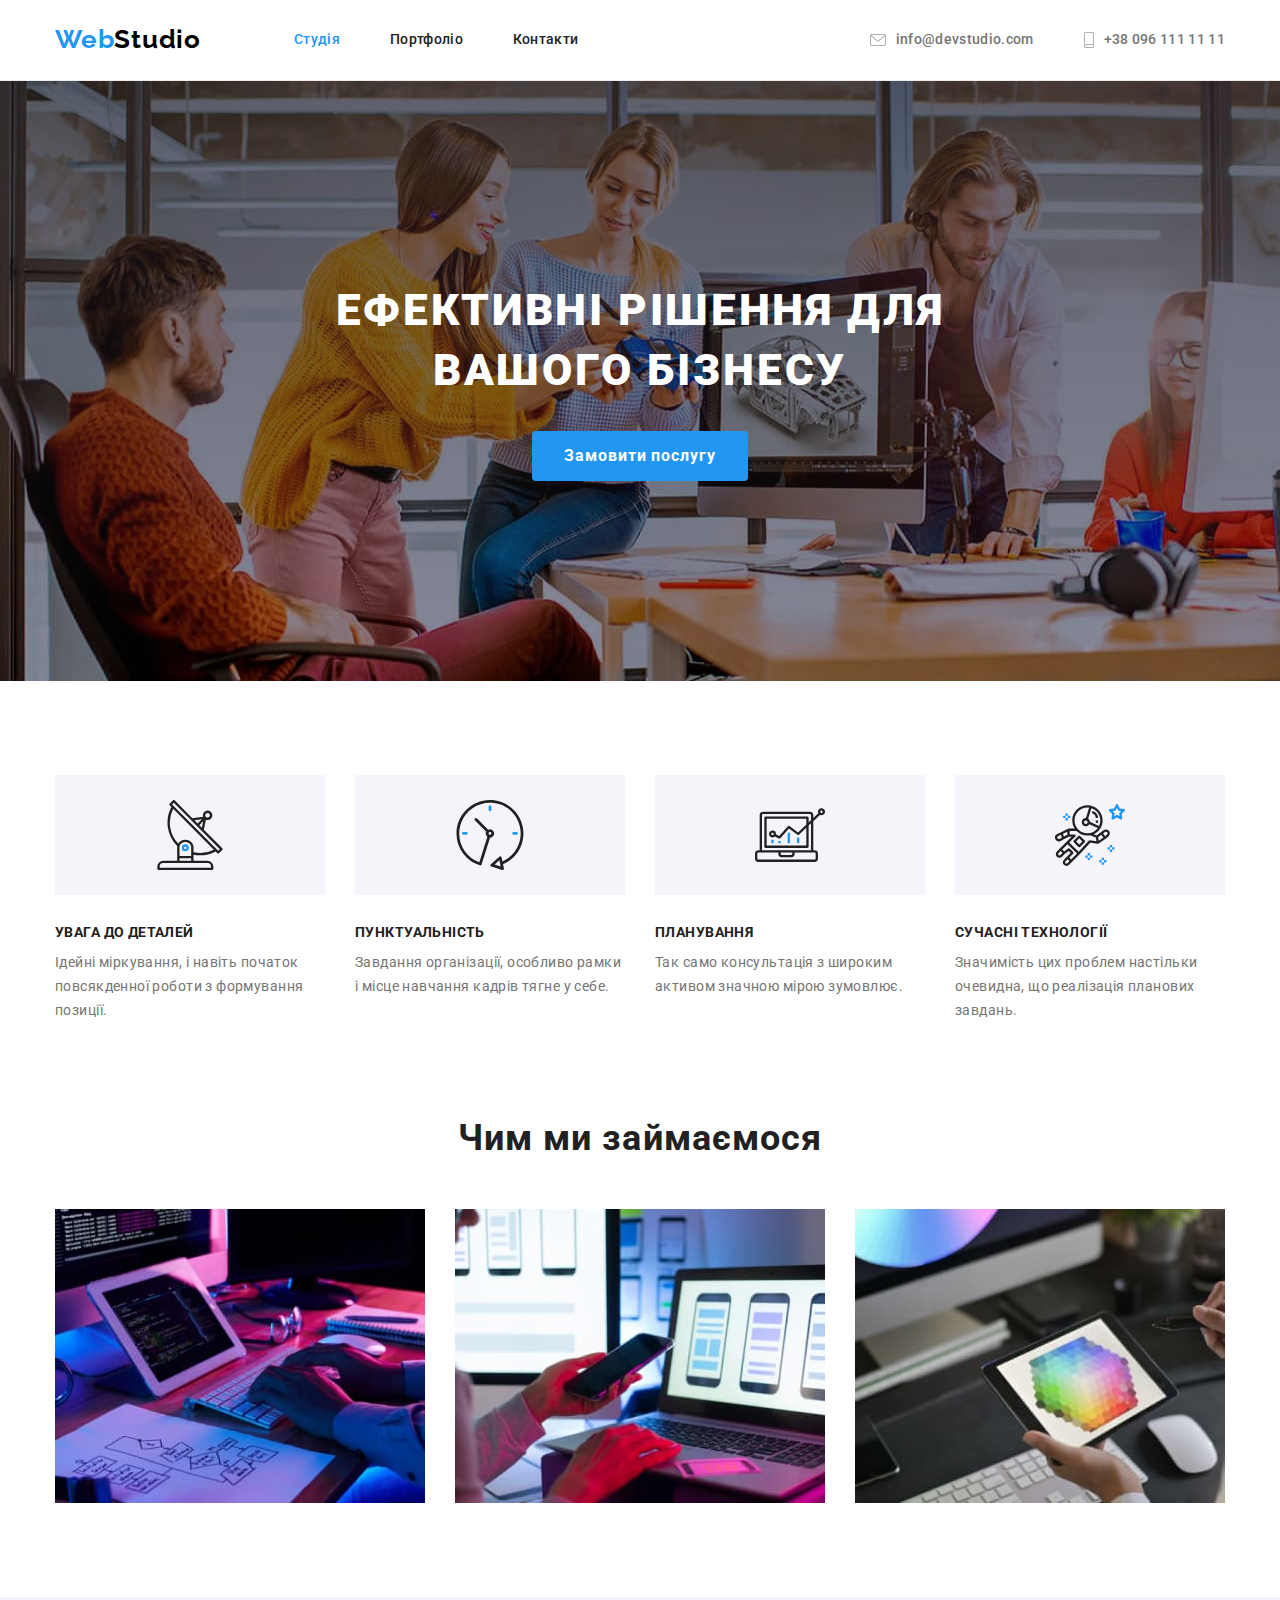
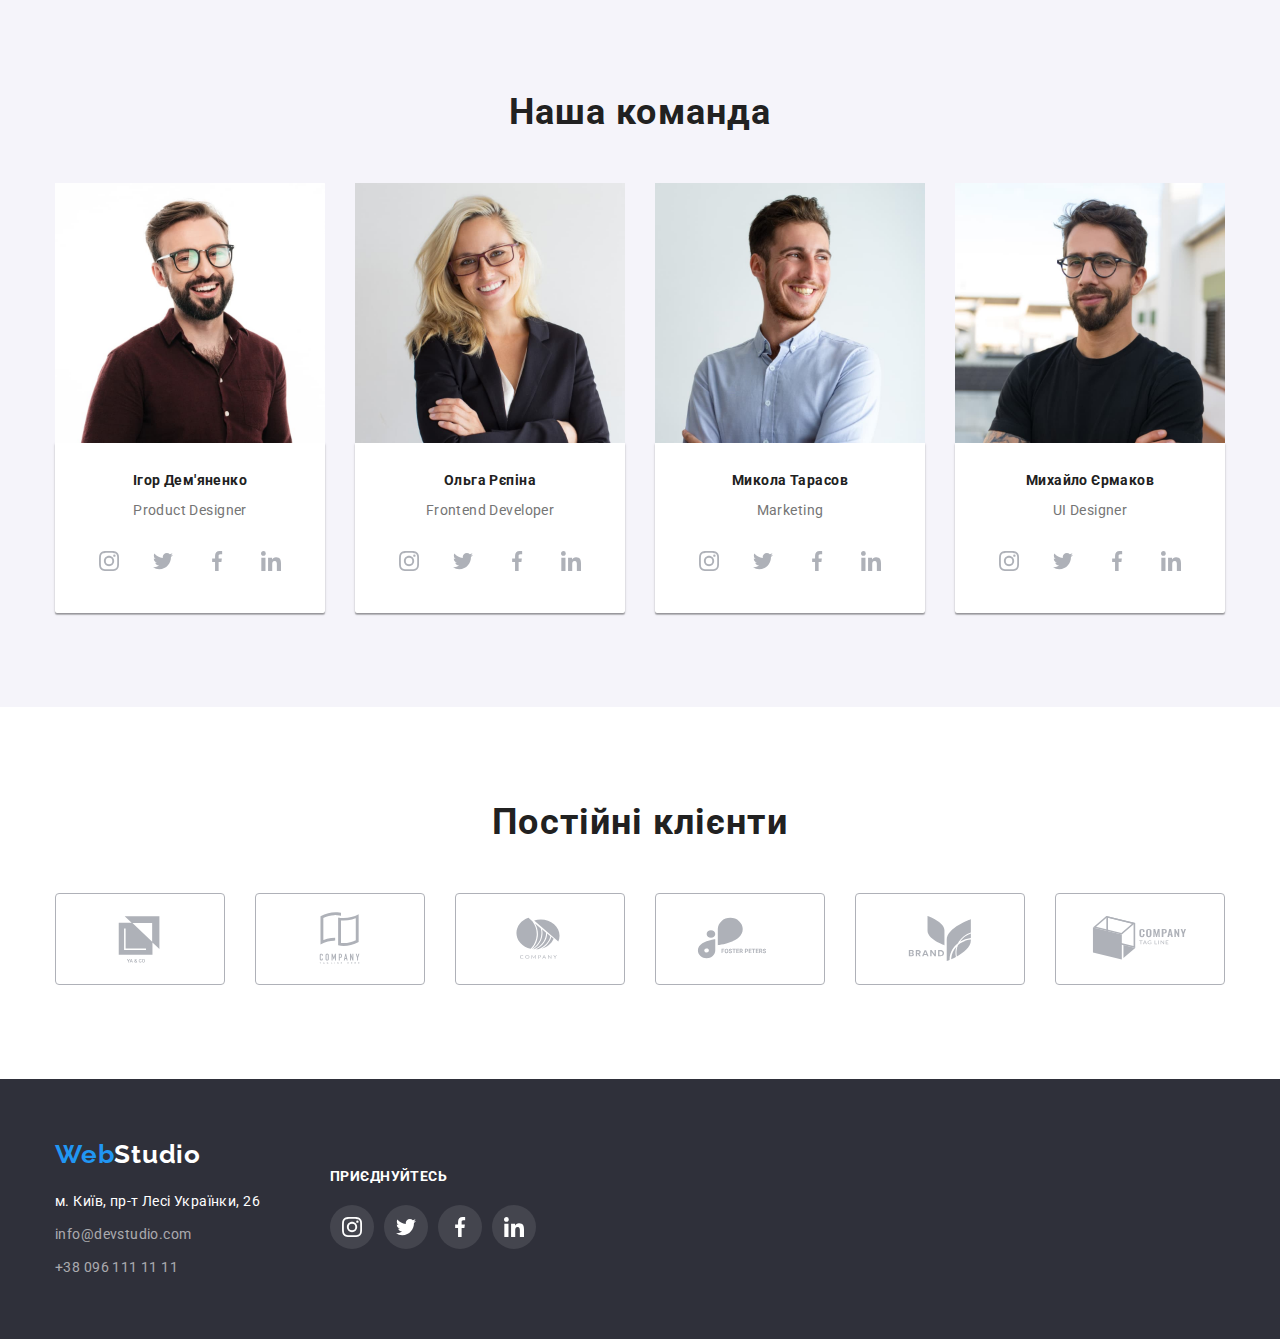
<file: index.html>
<!DOCTYPE html>
<html lang="uk">

<head>
  <meta charset="UTF-8" />
  <meta http-equiv="X-UA-Compatible" content="IE=edge" />
  <meta name="viewport" content="width=device-width, initial-scale=1.0" />
  <title>Web Studio</title>
  <link rel="preconnect" href="https://fonts.googleapis.com" />
  <link rel="preconnect" href="https://fonts.gstatic.com" crossorigin>
  <link href="https://fonts.googleapis.com/css2?family=Raleway:wght@700&family=Roboto:wght@400;500;700;900&display=swap"
    rel="stylesheet" />
  <link rel="stylesheet" href="https://cdnjs.cloudflare.com/ajax/libs/modern-normalize/1.1.0/modern-normalize.css"
    integrity="sha512-Y0MM+V6ymRKN2zStTqzQ227DWhhp4Mzdo6gnlRnuaNCbc+YN/ZH0sBCLTM4M0oSy9c9VKiCvd4Jk44aCLrNS5Q=="
    crossorigin="anonymous" referrerpolicy="no-referrer" />
  <link rel="stylesheet" href="./css/styles.css" />

<body>
  <header class="header">
    <div class="header-content container">
      <nav class="navigation">
        <a lang="en" class="header-logo" href="./index.html">
          <span class="accent">Web</span>Studio
        </a>
        <ul class="navigation-list">
          <li class="navigation-list-item"><a class="accent-navigation navigation-link" href="./index.html">Студія</a>
          </li>
          <li class="navigation-list-item"><a class="navigation-link" href="./portfolio.html">Портфоліо</a></li>
          <li class="navigation-list-item"><a class="navigation-link" href="/">Контакти</a></li>
        </ul>
      </nav>
      <div class="contact-container">
        <ul class="contact-list">
          <li class="contact-list-item">
            <div class="contact-icon">
              <a class="contact-link" href="mailto:info@devstudio.com">
                info@devstudio.com<svg width="16" height="12" class="contact-icon-svg">
                  <use href="./images/icons.svg#icon-envelope"></use>
                </svg>
              </a>
            </div>
          </li>
          <li class="contact-list-item">
            <div class="contact-icon">
              <a class="contact-link" href="tel:+380961111111">+38 096 111 11 11<svg width="10" height="16"
                  class="contact-icon-svg">
                  <use href="./images/icons.svg#icon-phone"></use>
                </svg>
              </a>
            </div>
          </li>
        </ul>
      </div>
    </div>
  </header>
  <main class="main">
    <section class="hiro-section">
      <div class="container">
        <h1 class="hiro-title">Ефективні рішення для вашого бізнесу</h1>
        <button type="button" class="hiro-button">Замовити послугу</button>
      </div>
    </section>

    <section class="advantage section">
      <div class="container">
        <h2 class="caption visually-hidden">Наші переваги</h2>
        <ul class="advantage-list list">
          <li class="list-item">
            <div class="advantage-container-icon">
              <svg width="70" height="70" class="advantage-icon">
                <use href="./images/icons.svg#icon-antenna"></use>
              </svg>
            </div>
            <h3 class="title">увага до деталей</h3>
            <p class="text">
              Ідейні міркування, і навіть початок повсякденної роботи з
              формування позиції.
            </p>
          </li>
          <li class="list-item">
            <div class="advantage-container-icon">
              <svg width="70" height="70" class="advantage-icon">
                <use href="./images/icons.svg#icon-clock"></use>
              </svg>
            </div>
            <h3 class="title">пунктуальність</h3>
            <p class="text">
              Завдання організації, особливо рамки і місце навчання кадрів тягне
              у себе.
            </p>
          </li>
          <li class="list-item">
            <div class="advantage-container-icon">
              <svg width="70" height="70" class="advantage-icon">
                <use href="./images/icons.svg#icon-diagram"></use>
              </svg>
            </div>
            <h3 class="title">планування</h3>
            <p class="text">
              Так само консультація з широким активом значною мірою зумовлює.
            </p>
          </li>
          <li class="list-item">
            <div class="advantage-container-icon">
              <svg width="70px" height="70" class="advantage-icon">
                <use href="./images/icons.svg#icon-astronaut"></use>
              </svg>
            </div>
            <h3 class="title">сучасні технології</h3>
            <p class="text">
              Значимість цих проблем настільки очевидна, що реалізація планових
              завдань.
            </p>
          </li>
        </ul>
      </div>
    </section>

    <section class="working section">
      <div class="container">
        <h2 class="caption">Чим ми займаємося</h2>
        <ul class="list">
          <li class="list-item">
            <img class="img" src="./images/page1.jpg" alt="Розробка стркутури пробукту" width="370" />
          </li>
          <li class="list-item">
            <img class="img" src="./images/page2.jpg" alt="Розробка мобільних додатків" width="370" />
          </li>
          <li class="list-item">
            <img class="img" src="./images/page3.jpg" alt="Дизайн додатків" width="370" />
          </li>
        </ul>
      </div>
    </section>


    <section class="team section">
      <div class="container">
        <h2 class="caption">Наша команда</h2>
        <ul class="list">
          <li class="list-item">
            <img class="img" src="./images/img.jpg" alt="Ігор Дем'яненко Продукт дизайнер" width="270" />
            <div class="team-content">
              <h3 class="title">Ігор Дем'яненко</h3>
              <p class="text" lang="en">Product Designer</p>
              <div class="team-icon">
                <ul class="team-list-icon">
                  <li class="team-item-icon">
                    <a class="team-icon-link" href="https://www.instagram.com/">
                      <svg width="20" height="20" class="team-icon-svg">
                        <use href="./images/icons.svg#icon-instagram"></use>
                      </svg>
                    </a>
                  </li>
                  <li class="team-item-icon">
                    <a class="team-icon-link" href="https://twitter.com/?lang=uk">
                      <svg width="20" height="20" class="team-icon-svg">
                        <use href="./images/icons.svg#icon-twitter"></use>
                      </svg>
                    </a>
                  </li>
                  <li class="team-item-icon">
                    <a class="team-icon-link" href="https://uk-ua.facebook.com/">
                      <svg width="20" height="20" class="team-icon-svg">
                        <use href="./images/icons.svg#icon-facebook"></use>
                      </svg>
                    </a>
                  </li>
                  <li class="team-item-icon">
                    <a class="team-icon-link" href="https://www.linkedin.com/">
                      <svg width="20" height="20" class="team-icon-svg">
                        <use href="./images/icons.svg#icon-linkedin"></use>
                      </svg>
                    </a>
                  </li>
                </ul>
              </div>
            </div>
          </li>
          <li class="list-item">
            <img class="img" src="./images/img1.jpg" alt="Ольга Рєпіна Фронтенд розробник" width="270" />
            <div class="team-content">
              <h3 class="title">Ольга Рєпіна</h3>
              <p class="text" lang="en">Frontend Developer</p>
              <div class="team-icon">
                <ul class="team-list-icon">
                  <li class="team-item-icon">
                    <a class="team-icon-link" href="https://www.instagram.com/">
                      <svg width="20" height="20" class="team-icon-svg">
                        <use href="./images/icons.svg#icon-instagram"></use>
                      </svg>
                    </a>
                  </li>
                  <li class="team-item-icon">
                    <a class="team-icon-link" href="https://twitter.com/?lang=uk">
                      <svg width="20" height="20" class="team-icon-svg">
                        <use href="./images/icons.svg#icon-twitter"></use>
                      </svg>
                    </a>
                  </li>
                  <li class="team-item-icon">
                    <a class="team-icon-link" href="https://uk-ua.facebook.com/">
                      <svg width="20" height="20" class="team-icon-svg">
                        <use href="./images/icons.svg#icon-facebook"></use>
                      </svg>
                    </a>
                  </li>
                  <li class="team-item-icon">
                    <a class="team-icon-link" href="https://www.linkedin.com/">
                      <svg width="20" height="20" class="team-icon-svg">
                        <use href="./images/icons.svg#icon-linkedin"></use>
                      </svg>
                    </a>
                  </li>
                </ul>
              </div>
            </div>
          </li>
          <li class="list-item">
            <img class="img" src="./images/img2.jpg" alt="Микола Тарасов Маркетолог" width="270" />
            <div class="team-content">
              <h3 class="title">Микола Тарасов</h3>
              <p class="text" lang="en">Marketing</p>
              <div class="team-icon">
                <ul class="team-list-icon">
                  <li class="team-item-icon">
                    <a class="team-icon-link" href="https://www.instagram.com/">
                      <svg width="20" height="20" class="team-icon-svg">
                        <use href="./images/icons.svg#icon-instagram"></use>
                      </svg>
                    </a>
                  </li>
                  <li class="team-item-icon">
                    <a class="team-icon-link" href="https://twitter.com/?lang=uk">
                      <svg width="20" height="20" class="team-icon-svg">
                        <use href="./images/icons.svg#icon-twitter"></use>
                      </svg>
                    </a>
                  </li>
                  <li class="team-item-icon">
                    <a class="team-icon-link" href="https://uk-ua.facebook.com/">
                      <svg width="20" height="20" class="team-icon-svg">
                        <use href="./images/icons.svg#icon-facebook"></use>
                      </svg>
                    </a>
                  </li>
                  <li class="team-item-icon">
                    <a class="team-icon-link" href="https://www.linkedin.com/">
                      <svg width="20" height="20" class="team-icon-svg">
                        <use href="./images/icons.svg#icon-linkedin"></use>
                      </svg>
                    </a>
                  </li>
                </ul>
              </div>
            </div>
          </li>
          <li class="list-item">
            <img class="img" src="./images/img3.jpg" alt="Михайло Єрмаков Дизайнер" width="270" />
            <div class="team-content">
              <h3 class="title">Михайло Єрмаков</h3>
              <p class="text" lang="en">UI Designer</p>
              <div class="team-icon">
                <ul class="team-list-icon">
                  <li class="team-item-icon">
                    <a class="team-icon-link" href="https://www.instagram.com/">
                      <svg width="20" height="20" class="team-icon-svg">
                        <use href="./images/icons.svg#icon-instagram"></use>
                      </svg>
                    </a>
                  </li>
                  <li class="team-item-icon">
                    <a class="team-icon-link" href="https://twitter.com/?lang=uk">
                      <svg width="20" height="20" class="team-icon-svg">
                        <use href="./images/icons.svg#icon-twitter"></use>
                      </svg>
                    </a>
                  </li>
                  <li class="team-item-icon">
                    <a class="team-icon-link" href="https://uk-ua.facebook.com/">
                      <svg width="20" height="20" class="team-icon-svg">
                        <use href="./images/icons.svg#icon-facebook"></use>
                      </svg>
                    </a>
                  </li>
                  <li class="team-item-icon">
                    <a class="team-icon-link" href="https://www.linkedin.com/">
                      <svg width="20" height="20" class="team-icon-svg">
                        <use href="./images/icons.svg#icon-linkedin"></use>
                      </svg>
                    </a>
                  </li>
                </ul>
              </div>
            </div>
          </li>
        </ul>
      </div>
    </section>
    <section class="clients">
      <div class="container">
        <h2 class="caption">Постійні клієнти
        </h2>
        <ul class="clients-list list">
          <li class="clients-icon-item"><a class="clients-icon-link" href="">
              <svg class="clients-icon-svg" width="106" height="60">
                <use href="./images/icons.svg#icon-Logo1"></use>
              </svg>
            </a>
          </li>
          <li class="clients-icon-item"><a class="clients-icon-link" href="">
              <svg class="clients-icon-svg" width="106" height="60">
                <use href="./images/icons.svg#icon-Logo2"></use>
              </svg>
            </a>
          </li>
          <li class="clients-icon-item"><a class="clients-icon-link" href="">
              <svg class="clients-icon-svg" width="106" height="60">
                <use href="./images/icons.svg#icon-Logo3"></use>
              </svg>
            </a>
          </li>
          <li class="clients-icon-item"><a class="clients-icon-link" href="">
              <svg class="clients-icon-svg" width="106" height="60">
                <use href="./images/icons.svg#icon-Logo4"></use>
              </svg>
            </a>
          </li>
          <li class="clients-icon-item"><a class="clients-icon-link" href="">
              <svg class="clients-icon-svg" width="106" height="60">
                <use href="./images/icons.svg#icon-Logo5"></use>
              </svg>
            </a>
          </li>
          <li class="clients-icon-item"><a class="clients-icon-link" href="">
              <svg class="clients-icon-svg" width="106" height="60">
                <use href="./images/icons.svg#icon-Logo6"></use>
              </svg>
            </a>
          </li>
        </ul>
      </div>
    </section>
  </main>
  <footer class=" footer">
    <div class="footer-flexbox container">
      <div class="footer-flex-adress">
        <a lang="en" class="footer-logo" href="./index.html">
          <span class="accent">Web</span>Studio
        </a>
        <address class="footer-adress">
          <ul class="footer-list">
            <li class="list-item"><a class="footer-link" href="/"><span class="footer-span">м. Київ, пр-т Лесі
                  Українки,
                  26</span></a></li>
            <li class="list-item"><a class="footer-link" href="mailto:info@devstudio.com">info@devstudio.com</a>
            </li>
            <li class="list-item"><a class="footer-link" href="tel:+380961111111">+38 096 111 11 11</a></li>
          </ul>
        </address>
      </div>
      <div class="footer-flex-icon">
        <strong class="footer-caption">приєднуйтесь</strong>
        <div class="footer-icon">
          <ul class="footer-list-icon">
            <li class="footer-item-icon">
              <a class="footer-icon-link" href="https://www.instagram.com/">
                <svg width="20" height="20" class="team-icon-svg">
                  <use href="./images/icons.svg#icon-instagram"></use>
                </svg>
              </a>
            </li>
            <li class="footer-item-icon">
              <a class="footer-icon-link" href="https://twitter.com/?lang=uk">
                <svg width="20" height="20" class="team-icon-svg">
                  <use href="./images/icons.svg#icon-twitter"></use>
                </svg>
              </a>
            </li>
            <li class="footer-item-icon">
              <a class="footer-icon-link" href="https://uk-ua.facebook.com/">
                <svg width="20" height="20" class="team-icon-svg">
                  <use href="./images/icons.svg#icon-facebook"></use>
                </svg>
              </a>
            </li>
            <li class="footer-item-icon">
              <a class="footer-icon-link" href="https://www.linkedin.com/">
                <svg width="20" height="20" class="team-icon-svg">
                  <use href="./images/icons.svg#icon-linkedin"></use>
                </svg>
              </a>
            </li>
          </ul>
        </div>
      </div>
    </div>
  </footer>
</body>

</html>
</file>
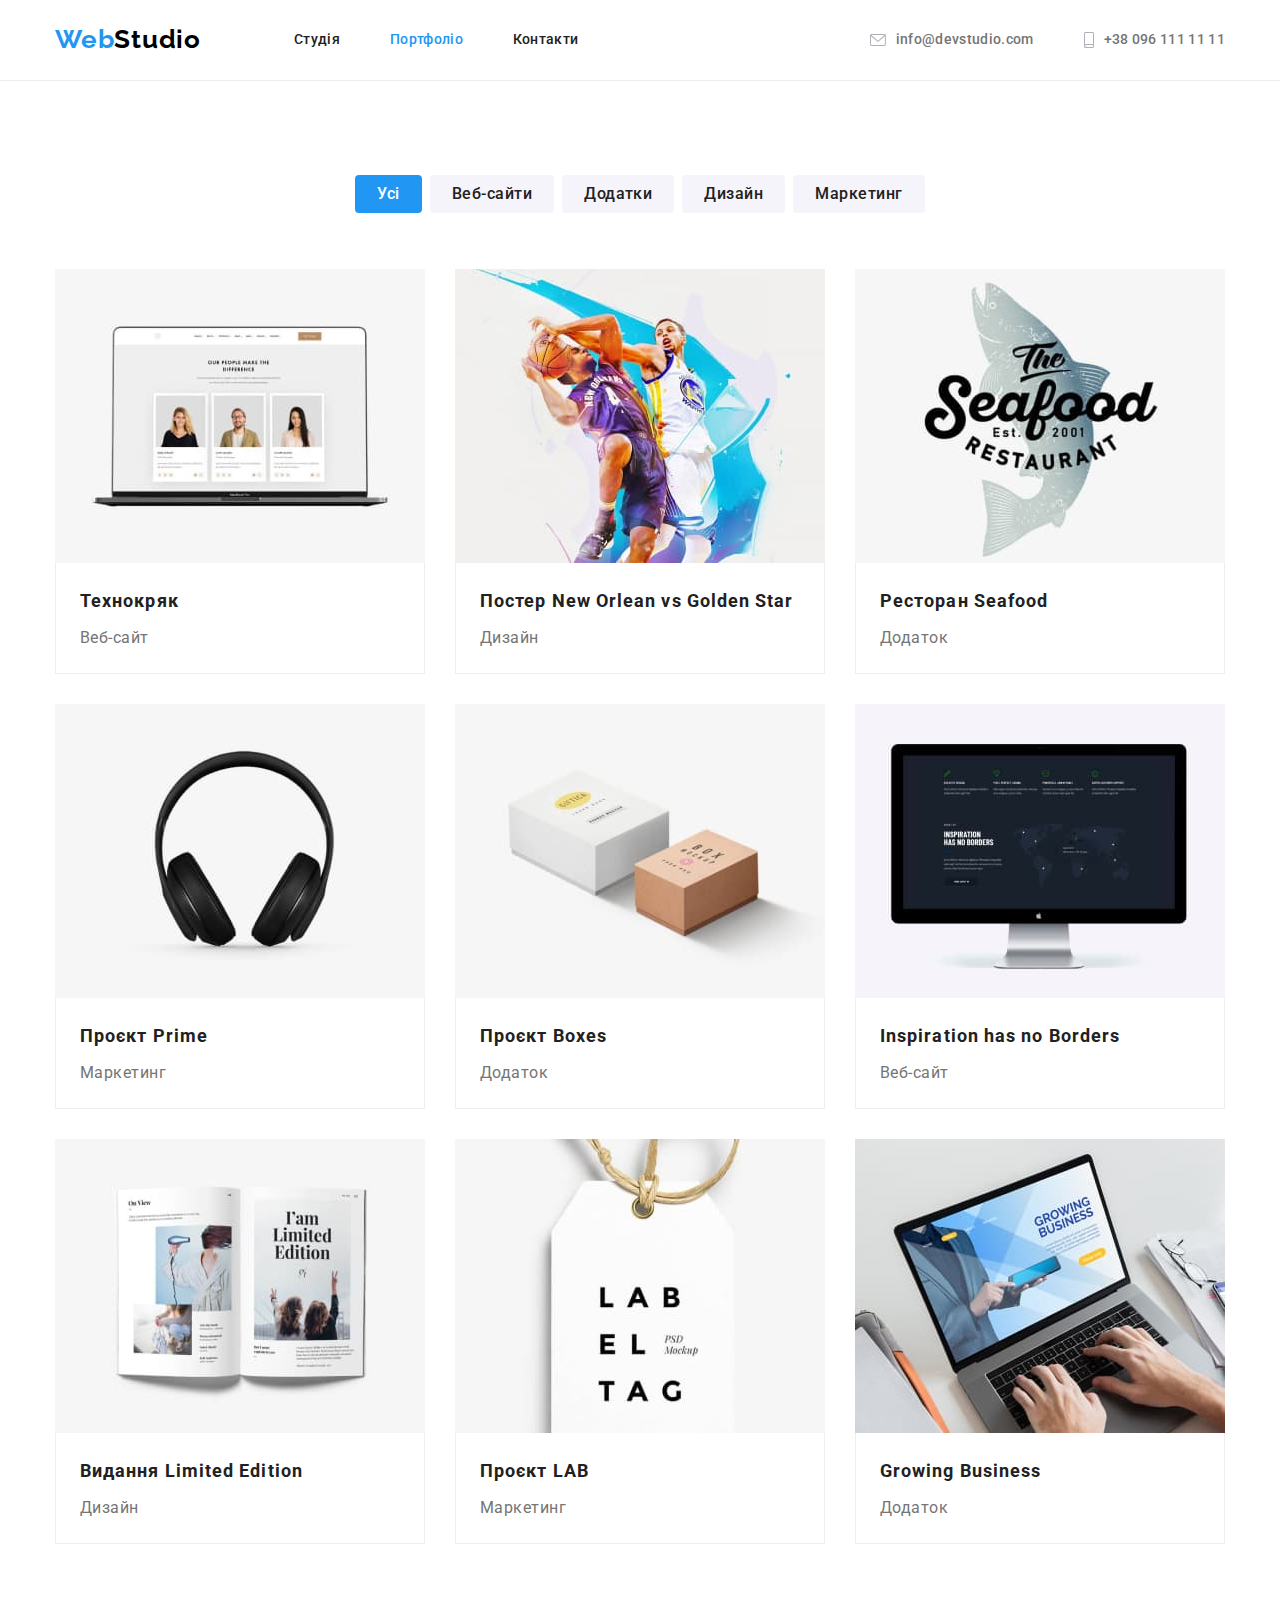
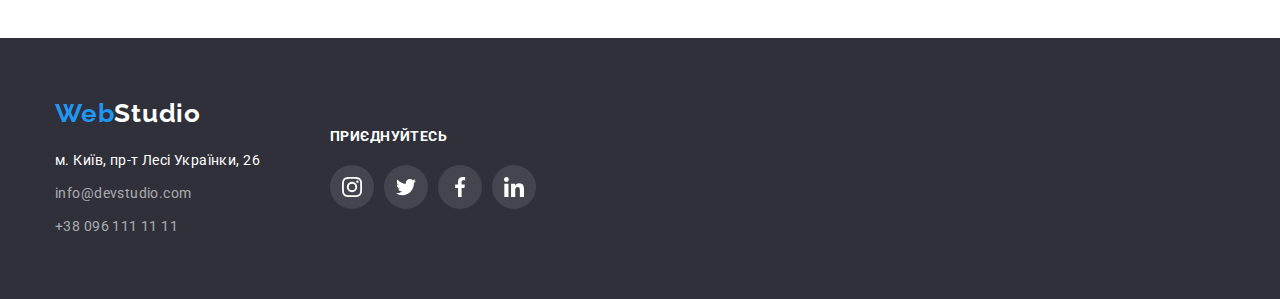
<file: portfolio.html>
<!DOCTYPE html>
<html lang="uk">

<head>
  <meta charset="UTF-8" />
  <meta http-equiv="X-UA-Compatible" content="IE=edge" />
  <meta name="viewport" content="width=device-width, initial-scale=1.0" />
  <title>Web Studio</title>
  <link rel="preconnect" href="https://fonts.googleapis.com" />
  <link rel="preconnect" href="https://fonts.gstatic.com" crossorigin />
  <link href="https://fonts.googleapis.com/css2?family=Raleway:wght@700&family=Roboto:wght@400;500;700;900&display=swap"
    rel="stylesheet" />
  <link rel="stylesheet" href="https://cdnjs.cloudflare.com/ajax/libs/modern-normalize/1.1.0/modern-normalize.css"
    integrity="sha512-Y0MM+V6ymRKN2zStTqzQ227DWhhp4Mzdo6gnlRnuaNCbc+YN/ZH0sBCLTM4M0oSy9c9VKiCvd4Jk44aCLrNS5Q=="
    crossorigin="anonymous" referrerpolicy="no-referrer" />
  <link rel="stylesheet" href="./css/styles.css" />
</head>

<body>
  <header class="header">
    <div class="header-content container">
      <nav class="navigation">
        <a lang="en" class="header-logo" href="./index.html">
          <span class="accent">Web</span>Studio
        </a>
        <ul class="navigation-list">
          <li class="navigation-list-item"><a class="navigation-link" href="./index.html">Студія</a>
          </li>
          <li class="navigation-list-item"><a class="accent-navigation navigation-link"
              href="./portfolio.html">Портфоліо</a></li>
          <li class="navigation-list-item"><a class="navigation-link" href="/">Контакти</a></li>
        </ul>
      </nav>
      <div class="contact-container">
        <ul class="contact-list">
          <li class="contact-list-item">
            <div class="contact-icon">
              <a class="contact-link" href="mailto:info@devstudio.com">
                info@devstudio.com<svg width="16" height="12" class="contact-icon-svg">
                  <use href="./images/icons.svg#icon-envelope"></use>
                </svg>
              </a>
            </div>
          </li>
          <li class="contact-list-item">
            <div class="contact-icon">
              <a class="contact-link" href="tel:+380961111111">+38 096 111 11 11<svg width="10" height="16"
                  class="contact-icon-svg">
                  <use href="./images/icons.svg#icon-phone"></use>
                </svg>
              </a>
            </div>
          </li>
        </ul>
      </div>
    </div>
  </header>
  <main class="main">
    <section class="main-portfolio section">
      <div class="container">
        <h1 class="subject visually-hidden">Каталог послуг</h1>
        <ul class="list-button">
          <li class="list-item">
            <button class="accent-button button" type="button">Усі</button>
          </li>
          <li class="list-item">
            <button class="button" type="button">Веб-сайти</button>
          </li>
          <li class="list-item">
            <button class="button" type="button">Додатки</button>
          </li>
          <li class="list-item">
            <button class="button" type="button">Дизайн</button>
          </li>
          <li class="list-item">
            <button class="button" type="button">Маркетинг</button>
          </li>
        </ul>
        <ul class="list-portfolio">
          <li class="list-item item-portfolio">
            <a class="portfolio-link" href=""> <img class="img" src="./images/img-0.jpg" alt="сайт технокряк"
                width="370" />
              <div class="border-portfolio">
                <h2 class="title">Технокряк</h2>
                <p class="text">Веб-сайт</p>
              </div>
            </a>
          </li>
          <li class="list-item item-portfolio">
            <a class="portfolio-link" href=""> <img class="img" src="./images/img-1.jpg" alt="дизайн постера"
                width="370" />
              <div class="border-portfolio">
                <h2 class="title">
                  Постер <span lang="en"> New Orlean vs Golden Star</span></h2>
                <p class="text">Дизайн</p>
              </div>
            </a>
          </li>
          <li class="list-item item-portfolio">
            <a class="portfolio-link" href=""> <img class="img" src="./images/img-2.jpg" alt="додаток ресторану"
                width="370" />
              <div class="border-portfolio">
                <h2 class="title">Ресторан <span lang="en">Seafood</span></h2>
                <p class="text">Додаток</p>
              </div>
            </a>
          </li>
          <li class="list-item item-portfolio">
            <a class="portfolio-link" href=""> <img class="img" src="./images/img-3.jpg" alt="фото з проекту прайм"
                width="370" />
              <div class="border-portfolio">
                <h2 class="title">Проєкт <span lang="en">Prime</span></h2>
                <p class="text">Маркетинг</p>
              </div>
            </a>
          </li>
          <li class="list-item item-portfolio">
            <a class="portfolio-link" href=""> <img class="img" src="./images/img-4.jpg" alt="фото з додатку"
                width="370" />
              <div class="border-portfolio">
                <h2 class="title">Проєкт <span lang="en">Boxes</span></h2>
                <p class="text">Додаток</p>
              </div>
            </a>
          </li>
          <li class="list-item item-portfolio">
            <a class="portfolio-link" href=""> <img class="img" src="./images/img-5.jpg" alt="веб-сайт" width="370" />
              <div class="border-portfolio">
                <h2 class="title" lang="en">Inspiration has no Borders</h2>
                <p class="text">Веб-сайт</p>
              </div>
            </a>
          </li>
          <li class="list-item item-portfolio">
            <a class="portfolio-link" href=""> <img class="img" src="./images/img-6.jpg" alt="дизайн видання"
                width="370" />
              <div class="border-portfolio">
                <h2 class="title">
                  Видання <span lang="en">Limited Edition</span>
                </h2>
                <p class="text">Дизайн</p>
              </div>
            </a>
          </li>
          <li class="list-item item-portfolio">
            <a class="portfolio-link" href=""> <img class="img" src="./images/img-7.jpg" alt="фото з проекту"
                width="370" />
              <div class="border-portfolio">
                <h2 class="title">Проєкт <span lang="en">LAB</span></h2>
                <p class="text">Маркетинг</p>
              </div>
            </a>
          </li>
          <li class="list-item item-portfolio">
            <a class="portfolio-link" href=""> <img class="img" src="./images/img-8.jpg" alt="додаток" width="370" />
              <div class="border-portfolio">
                <h2 class="title" lang="en">Growing Business</h2>
                <p class="text">Додаток</p>
              </div>
            </a>
          </li>
        </ul>
      </div>
    </section>
  </main>
  <footer class=" footer">
    <div class="footer-flexbox container">
      <div class="footer-flex-adress">
        <a lang="en" class="footer-logo" href="./index.html">
          <span class="accent">Web</span>Studio
        </a>
        <address class="footer-adress">
          <ul class="footer-list">
            <li class="list-item"><a class="footer-link" href="/"><span class="footer-span">м. Київ, пр-т Лесі
                  Українки,
                  26</span></a></li>
            <li class="list-item"><a class="footer-link" href="mailto:info@devstudio.com">info@devstudio.com</a>
            </li>
            <li class="list-item"><a class="footer-link" href="tel:+380961111111">+38 096 111 11 11</a></li>
          </ul>
        </address>
      </div>
      <div class="footer-flex-icon">
        <h2 class="footer-caption">приєднуйтесь</h2>
        <div class="footer-icon">
          <ul class="footer-list-icon">
            <li class="footer-item-icon">
              <a class="footer-icon-link" href="https://www.instagram.com/">
                <svg width="20" height="20" class="team-icon-svg">
                  <use href="./images/icons.svg#icon-instagram"></use>
                </svg>
              </a>
            </li>
            <li class="footer-item-icon">
              <a class="footer-icon-link" href="https://twitter.com/?lang=uk">
                <svg width="20" height="20" class="team-icon-svg">
                  <use href="./images/icons.svg#icon-twitter"></use>
                </svg>
              </a>
            </li>
            <li class="footer-item-icon">
              <a class="footer-icon-link" href="https://uk-ua.facebook.com/">
                <svg width="20" height="20" class="team-icon-svg">
                  <use href="./images/icons.svg#icon-facebook"></use>
                </svg>
              </a>
            </li>
            <li class="footer-item-icon">
              <a class="footer-icon-link" href="https://www.linkedin.com/">
                <svg width="20" height="20" class="team-icon-svg">
                  <use href="./images/icons.svg#icon-linkedin"></use>
                </svg>
              </a>
            </li>
          </ul>
        </div>
      </div>
    </div>
  </footer>
</body>

</html>
</file>
<file: css/styles.css>
/* кольори */
:root {
  --text-color: #757575;
  --white-color: #fff;
  --title-color: #212121;
  --accent-color: #2196f3;
  --footer-bgc-color: #2f303a;
  --hiro-button-hover: #188ce8;
  --light-grey-color: #f5f4fa;
  --header-logo-color: #000;
  --footer-link-color: #ffffff99;
  --portfolio-border-color: #eeeeee;
  --header-border-color: #ececec;
  --icon-color: #aeb1b8;
}
/* боді */
body {
  font-family: Roboto, Raleway, sans-serif;
  color: var(--text-color);
  background-color: var(--white-color);
  margin-left: auto;
  margin-right: auto;
}
/* обнулення */
h1,
h2,
h3,
h4,
h5,
h6,
p,
ul {
  margin: 0;
  margin: 0;
  padding: 0;
  padding: 0;
}
/* контейнер */
.container {
  width: 1200px;
  padding-left: 15px;
  padding-right: 15px;
  margin-left: auto;
  margin-right: auto;
}
/* хедер */
.header {
  border-bottom: 1px solid var(--header-border-color);
}
.header-logo {
  color: var(--header-logo-color);
  text-decoration: none;
  font-family: Raleway, sans-serif;
  font-size: 26px;
  font-weight: 700;
  line-height: 1.19;
  letter-spacing: 0.03em;
  margin-right: 93px;
  padding-top: 24px;
  padding-bottom: 25px;
}
.accent {
  color: var(--accent-color);
}
.header-content {
  display: flex;
  align-items: center;
}
.navigation {
  display: flex;
  align-items: center;
}
.navigation-list,
.contact-list {
  display: flex;
  list-style: none;
  letter-spacing: 0.02em;
}
.contact-container {
  margin-left: auto;
}
.contact-link {
  display: block;
  color: var(--text-color);
  text-decoration: none;
  font-size: 14px;
  font-weight: 500;
  line-height: 1.14;
  padding-top: 32px;
  padding-bottom: 32px;
}
/* стилізація іконок контакт */
.contact-list {
  /* margin-right: 0; */
  /* margin-left: auto; */
  list-style: none;
  display: flex;
  /* margin-right: 50px;
  margin-left: 50px; */
  /* padding: 32px; */
}
.contact-link {
  display: flex;
  flex-direction: row-reverse;
  align-items: center;
  gap: 10px;
  /* font-size: 32px; */
  text-decoration: none;
  fill: var(--icon-color);
  /* margin-right: 50px; */
  /* padding: 32px; */
}
.contact-link:hover,
.contact-link:focus {
  color: var(--accent-color);
  fill: var(--accent-color);
}
/* налаштування секції навігації */
.navigation-list .navigation-link {
  color: var(--title-color);
  text-decoration: none;
  font-size: 14px;
  font-weight: 500;
  line-height: 1.14;
  display: inline-block;
  padding-top: 32px;
  padding-bottom: 32px;
}
.navigation-list .navigation-link:hover,
.navigation-list .navigation-link:focus {
  color: var(--accent-color);
}
.navigation-list .accent-navigation {
  color: var(--accent-color);
}
.navigation-list-item {
  margin-right: 50px;
}
.navigation-list-item:last-child {
  margin-right: 0px;
}
/* налаштування списку */
.list {
  list-style: none;
  display: flex;
  margin-top: 50px;
}
.list-item {
  list-style: none;
}
.list-button {
  display: flex;
  justify-content: center;
}
.list-button .list-item {
  margin-right: 8px;
}
.list-portfolio {
  margin-top: 56px;
  display: flex;
  flex-wrap: wrap;
}
.portfolio-link {
  display: block;
  text-decoration: none;
  color: inherit;
}
.portfolio-link .text {
  font-size: 16px;
  line-height: 1.88;
  letter-spacing: 0.03em;
}
.portfolio-link .title {
  font-weight: 700;
  font-size: 18px;
  line-height: 2;
  letter-spacing: 0.06em;
}
.list-item {
  margin-right: 30px;
}
.contact-list-item:last-child,
.list-item:last-child {
  margin-right: 0px;
}
.contact-list {
  margin-left: auto;
}
.contact-list-item {
  margin-right: 50px;
}
/*ітеми портфоліо */
.item-portfolio .title {
  font-weight: 700;
  font-size: 18px;
  line-height: 2;
  letter-spacing: 0.06em;
}
.item-portfolio:nth-child(-n + 6) {
  margin-bottom: 30px;
  display: block;
}
.item-portfolio:nth-child(3n + 3) {
  margin-right: 0px;
  display: block;
}
.item-portfolio:hover,
.item-portfolio:focus {
  box-shadow: 0px 1px 1px rgba(0, 0, 0, 0.12), 0px 4px 4px rgba(0, 0, 0, 0.06),
    1px 4px 6px rgba(0, 0, 0, 0.16);
}
/* .item-portfolio .title { пописав для бордер-портфоліо
  padding-top: 20px;
  padding-left: 24px;
} */
.item-portfolio .text {
  margin-top: 4px;
  /* padding-left: 24px; пописав для бордер-портфоліо
   padding-bottom: 20px; пописав для бордер-портфоліо */
}
/* бордер портфоліо */
.border-portfolio {
  border-left: 1px solid var(--portfolio-border-color);
  border-right: 1px solid var(--portfolio-border-color);
  border-bottom: 1px solid var(--portfolio-border-color);
  padding-top: 20px;
  padding-bottom: 20px;
  padding-left: 24px;
  padding-right: 24px;
}
.img {
  display: block;
}
/* налаштування кнопок */
.button {
  cursor: pointer;
  color: var(--title-color);
  background-color: var(--light-grey-color);
  border: 0px;
  font-family: Roboto, sens-serif;
  font-size: 16px;
  font-weight: 500;
  line-height: 1.63;
  letter-spacing: 0.03em;
  padding-left: 22px;
  padding-top: 6px;
  padding-right: 22px;
  padding-bottom: 6px;
  border-radius: 4px;
}
.button:hover,
.button:focus {
  color: var(--white-color);
  background-color: var(--accent-color);
  box-shadow: 0px 3px 1px rgba(0, 0, 0, 0.1), 0px 1px 2px rgba(0, 0, 0, 0.08),
    0px 2px 2px rgba(0, 0, 0, 0.12);
}
.accent-button {
  color: var(--white-color);
  background-color: var(--accent-color);
}
/* секція хіро */
.hiro-section {
  background-image: linear-gradient(
      180deg,
      rgba(47, 48, 58, 0.4) 0%,
      rgba(47, 48, 58, 0) 100%
    ),
    url("../images/bgImg.jpg");
  background-size: cover;
  background-repeat: no-repeat;
  max-width: 1600px;
  max-height: 600px;
  background-color: var(--footer-bgc-color);
  text-align: center;
  padding-top: 200px;
  padding-bottom: 200px;
  margin: 0 auto;
}
.hiro-section .container {
  width: 696px;
}
.hiro-title {
  color: var(--white-color);
  font-size: 44px;
  font-weight: 900;
  line-height: 1.36;
  text-align: center;
  letter-spacing: 0.06em;
  text-transform: uppercase;
  margin-bottom: 30px;
}
.hiro-button {
  cursor: pointer;
  font-family: Roboto, sens-serif;
  font-size: 16px;
  font-weight: 700;
  line-height: 1.88;
  color: var(--white-color);
  background-color: var(--accent-color);
  border: 0px;
  letter-spacing: 0.06em;
  display: inline-block;
  padding-left: 32px;
  padding-top: 10px;
  padding-right: 32px;
  padding-bottom: 10px;
  border-radius: 4px;
}
.hiro-button:hover,
.hiro-button:focus {
  background-color: var(--hiro-button-hover);
}
/* переваги */
.advantage-container-icon {
  background-color: var(--light-grey-color);
  width: 270px;
  height: 120px;
  display: flex;
  /* padding-left: 100px;
  padding-right: 100px;
  padding-top: 25px;
  padding-bottom: 25px; */
  margin-bottom: 30px;
  fill: currentColor;
  align-items: center;
  justify-content: center;
}
/* .advantage-icon {
  fill: currentColor;
} */
.advantage-list {
  margin-top: 0;
}
.advantage .list-item {
  width: 25%;
}
.working .list {
  display: flex;
  align-items: flex-end;
}
/* секція команда */
.team-list-icon {
  list-style: none;
  display: flex;
  gap: 10px;
  margin-top: 16px;
  /* padding-left: 32px;
  padding-right: 32px; */
}
.team-icon-link {
  display: inline-block;
  text-decoration: none;
  width: 44px;
  height: 44px;
  border-radius: 50%;
  /* padding: 12px; */
  fill: var(--icon-color);
  display: flex;
  align-items: center;
  justify-content: center;
}
/* .team-icon-svg {
  fill: currentColor;
} */
.team-icon-link:hover,
.team-icon-link:focus {
  background-color: var(--accent-color);
  fill: var(--white-color);
}
.team {
  background-color: var(--light-grey-color);
}
.team-content {
  background-color: var(--white-color);
  text-align: center;
  border-radius: 0 0 2px 2px;
  box-shadow: 0px 1px 3px #00000029, 0px 1px 1px #00000024,
    0px 2px 1px #00000033;
  padding-top: 30px;
  padding-bottom: 30px;
  padding-left: 32px;
  padding-right: 32px;
}
.caption {
  color: var(--title-color);
  font-size: 36px;
  font-weight: 700;
  line-height: 1.17;
  text-align: center;
  letter-spacing: 0.03em;
}
/* налаштування н2 */
.title {
  color: var(--title-color);
  font-size: 14px;
  font-weight: 700;
  line-height: 1.14;
  letter-spacing: 0.03em;
}
.advantage .title {
  text-transform: uppercase;
}
/* налаштування р */
.text {
  font-size: 14px;
  line-height: 1.71;
  letter-spacing: 0.03em;
  margin-top: 10px;
}
/* секція з відступами */
/* .section {
  margin-left: auto;
  margin-right: auto;
} */
.section:nth-child(even) {
  padding-top: 94px;
  padding-bottom: 94px;
}
.section:nth-child(odd) {
  padding-bottom: 94px;
}
.section:last-child {
  padding-top: 94px;
  padding-bottom: 94px;
}
/* секція постійні клієнти */
.clients {
  padding-top: 94px;
  padding-bottom: 94px;
}
.clients-list {
  display: flex;
  gap: 30px;
}
.clients-icon-link {
  border: 1px solid #afb1b8;
  border-radius: 4px;
  display: inline-block;
  fill: var(--icon-color);
  width: 170px;
  height: 92px;
  display: flex;
  justify-content: center;
  align-items: center;
  /* padding-left: 32px;
  padding-right: 32px;
  padding-top: 16px;
  padding-bottom: 16px; */
}
.clients-icon-link:hover,
.clients-icon-link:focus {
  border: 1px solid var(--accent-color);
  fill: var(--accent-color);
}

/* секція футер */
.footer {
  background-color: var(--footer-bgc-color);
  padding-top: 60px;
  padding-bottom: 60px;
}
/* налаштування футер іконок */
.footer-flexbox {
  display: flex;
  gap: 70px;
}
.footer-list-icon {
  list-style: none;
  display: flex;
  gap: 10px;
  margin-top: 20px;
}
.footer-flex-icon {
  /* padding-top: 15px;
  padding-bottom: 37px; */
  display: flex;
  justify-content: center;
  align-items: baseline;
  flex-direction: column;
}
.footer-icon-link {
  display: inline-block;
  text-decoration: none;
  width: 44px;
  height: 44px;
  border-radius: 50%;
  display: flex;
  justify-content: center;
  align-items: center;
  /* padding: 12px; */
  fill: var(--white-color);
  background-color: rgba(255, 255, 255, 0.1);
}
.footer-icon-link:hover,
.footer-icon-link:focus {
  background-color: var(--accent-color);
  /* fill: var(--white-color); */
}
.footer-caption {
  color: var(--white-color);
  font-weight: 700;
  font-size: 14px;
  line-height: 1.14;
  letter-spacing: 0.03em;
  text-transform: uppercase;
}
.footer-adress {
  font-style: normal;
  margin-top: 20px;
}
.footer-link {
  display: inline-block;
  text-decoration: none;
  color: var(--footer-link-color);
  font-size: 14px;
  line-height: 1.71;
  letter-spacing: 0.03em;
}
.footer-list .list-item {
  margin-right: 0;
  margin-top: 9px;
}
.footer-list .list-item:first-child {
  margin: 0;
}
.footer-link .footer-span {
  color: var(--white-color);
}
.footer-link:hover,
.footer-link:focus,
.footer-link .footer-span:focus,
.footer-link .footer-span:hover {
  color: var(--accent-color);
}
.footer-logo {
  text-decoration: none;
  font-family: Raleway, sens-serif;
  font-size: 26px;
  font-weight: 700;
  line-height: 1.19;
  color: var(--white-color);
  letter-spacing: 0.03em;
  display: inline-block;
}
/* візуальний патерн(ховає частина коду(читалка бачить!)) */
.visually-hidden {
  position: absolute;
  width: 1px;
  height: 1px;
  margin: -1px;
  border: 0;
  padding: 0;

  white-space: nowrap;
  clip-path: inset(100%);
  clip: rect(0 0 0 0);
  overflow: hidden;
}
</file>
